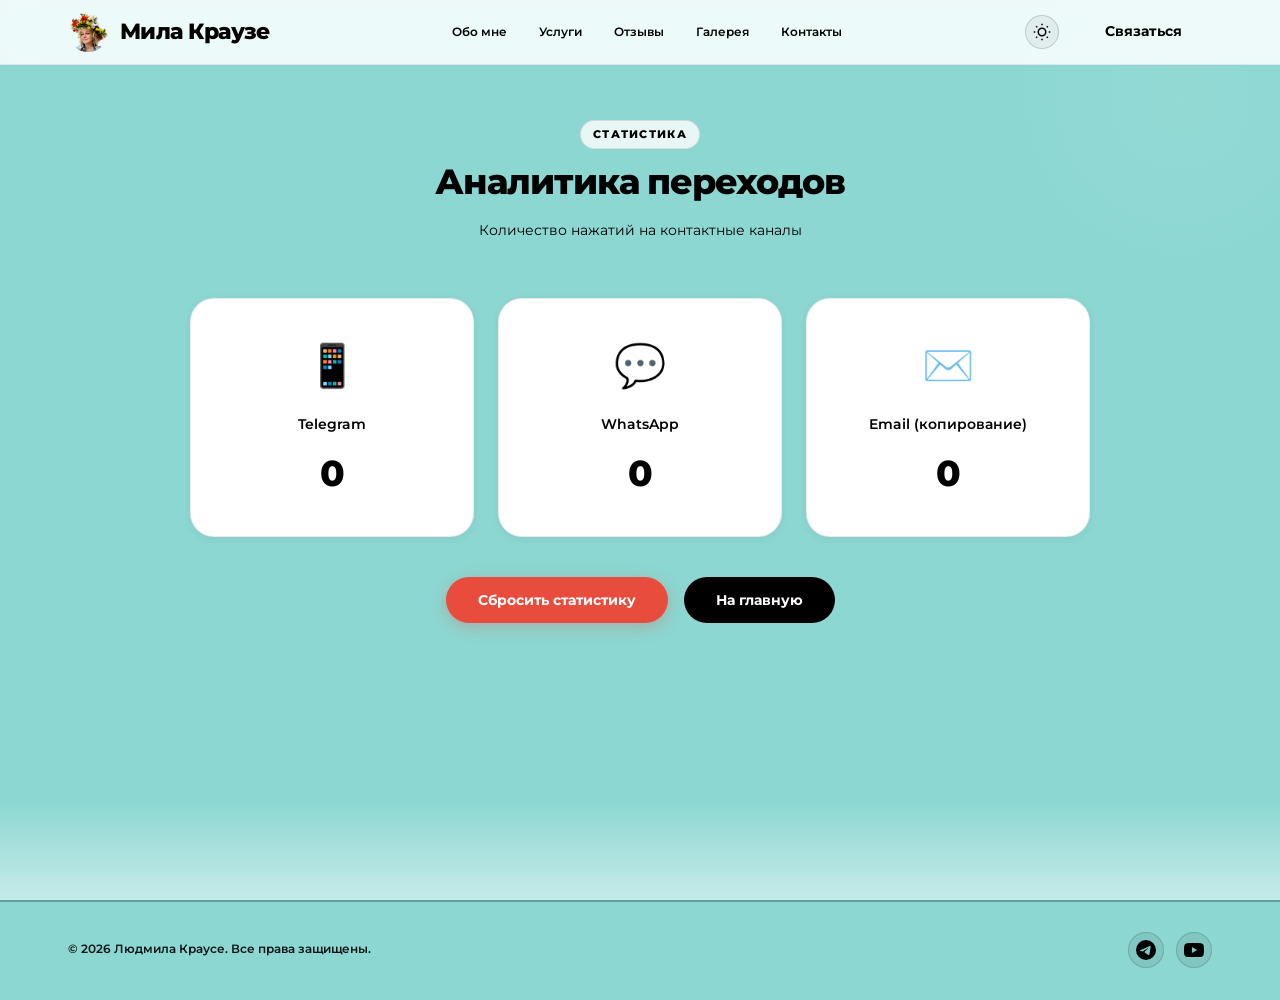
<file: admin.html>
<!DOCTYPE html>
<html lang="ru">
<head>
    <meta charset="UTF-8">
    <meta name="viewport" content="width=device-width, initial-scale=1.0">
    <title>Админ-панель — Статистика</title>
    <link rel="preconnect" href="https://fonts.googleapis.com">
    <link rel="preconnect" href="https://fonts.gstatic.com" crossorigin>
    <link href="https://fonts.googleapis.com/css2?family=Montserrat:wght@300;400;500;600;700;800&display=swap" rel="stylesheet">
    <link rel="stylesheet" href="styles.css">
    <style>
        .admin-section {
            padding: 120px 0 80px;
            min-height: 100vh;
            background: transparent;
            position: relative;
        }
        .admin-blob {
            position: absolute;
            top: -100px;
            right: -100px;
            width: 400px;
            height: 400px;
            background: radial-gradient(circle, rgba(255,255,255,0.15) 0%, transparent 70%);
            pointer-events: none;
            opacity: 0.4;
        }
        .admin-grid {
            display: grid;
            grid-template-columns: repeat(3, 1fr);
            gap: 24px;
            max-width: 900px;
            margin: 40px auto 0;
            position: relative;
            z-index: 1;
        }
        .admin-card {
            background: var(--bg-surface);
            border: 1px solid rgba(0,0,0,0.08);
            border-radius: var(--r-lg);
            padding: 32px 24px;
            text-align: center;
            box-shadow: var(--shadow-sm);
            transition: var(--t-slow);
        }
        .admin-card:hover {
            transform: translateY(-6px);
            box-shadow: var(--shadow-lg);
            border-color: rgba(0,0,0,0.15);
        }
        .admin-card .emoji {
            font-size: 2.8rem;
            display: block;
            margin-bottom: 12px;
        }
        .admin-card .label {
            font-size: 0.95rem;
            font-weight: 600;
            color: var(--black);
            margin-bottom: 8px;
        }
        .admin-card .count {
            font-size: 2.4rem;
            font-weight: 800;
            color: var(--black);
            letter-spacing: -0.02em;
        }
        .admin-actions {
            display: flex;
            justify-content: center;
            gap: 16px;
            margin-top: 40px;
            flex-wrap: wrap;
        }
        .btn-reset {
            background: #e74c3c;
            color: #fff;
            border: none;
            padding: 12px 32px;
            border-radius: var(--r-full);
            font-family: 'Montserrat', sans-serif;
            font-weight: 700;
            font-size: 0.9rem;
            cursor: pointer;
            transition: var(--t);
            box-shadow: 0 4px 16px rgba(231, 76, 60, 0.3);
        }
        .btn-reset:hover {
            transform: translateY(-3px);
            box-shadow: 0 8px 24px rgba(231, 76, 60, 0.4);
        }
        .btn-back {
            background: var(--black);
            color: var(--white);
            border: none;
            padding: 12px 32px;
            border-radius: var(--r-full);
            font-family: 'Montserrat', sans-serif;
            font-weight: 700;
            font-size: 0.9rem;
            cursor: pointer;
            transition: var(--t);
            text-decoration: none;
            display: inline-block;
        }
        .btn-back:hover {
            transform: translateY(-3px);
            box-shadow: 0 8px 24px rgba(0,0,0,0.2);
        }
        body.dark-theme .admin-card {
            background: #4a4a4a;
            border-color: rgba(255,255,255,0.08);
        }
        body.dark-theme .admin-card:hover {
            border-color: rgba(255,255,255,0.2);
        }
        body.dark-theme .admin-card .label,
        body.dark-theme .admin-card .count {
            color: #f0f0f0;
        }
        body.dark-theme .btn-back {
            background: #ffffff;
            color: #3C3C3C;
        }
        body.dark-theme .btn-reset {
            background: #c0392b;
        }

        @media (max-width: 768px) {
            .admin-grid {
                grid-template-columns: 1fr;
                max-width: 400px;
            }
            .admin-section {
                padding: 100px 0 60px;
            }
        }
    </style>
</head>
<body>
    <header class="header" id="header">
        <div class="container header-inner">
            <a href="index.html" class="logo">
                <img src="images/logo.jpg" alt="Logo" class="logo-img" id="logoImg" onerror="this.style.display='none'">
                <span class="logo-text">Мила Краузе</span>
            </a>
            <nav class="nav" id="nav">
                <a href="index.html#about">Обо мне</a>
                <a href="index.html#services">Услуги</a>
                <a href="index.html#reviews">Отзывы</a>
                <a href="index.html#gallery">Галерея</a>
                <a href="index.html#contact">Контакты</a>
            </nav>
            <div class="header-right">
                <button type="button" class="theme-toggle" id="themeToggle" aria-label="Toggle theme">
                    <svg class="sun-icon" width="18" height="18" viewBox="0 0 24 24" fill="none" stroke="currentColor" stroke-width="2"><circle cx="12" cy="12" r="5"/><path d="M12 1v2M12 21v2M4.22 4.22l1.42 1.42M18.36 18.36l1.42 1.42M1 12h2M21 12h2M4.22 19.78l1.42-1.42M18.36 5.64l1.42-1.42"/></svg>
                    <svg class="moon-icon" width="18" height="18" viewBox="0 0 24 24" fill="none" stroke="currentColor" stroke-width="2"><path d="M21 12.79A9 9 0 1 1 11.21 3 7 7 0 0 0 21 12.79z"/></svg>
                </button>
                <a href="index.html#contact" class="btn btn-small btn-header">Связаться</a>
            </div>
        </div>
    </header>

    <section class="admin-section">
        <div class="admin-blob"></div>
        <div class="container">
            <div class="section-header">
                <span class="section-label">Статистика</span>
                <h1 class="section-title">Аналитика переходов</h1>
                <p class="section-subtitle">Количество нажатий на контактные каналы</p>
            </div>

            <div class="admin-grid" id="adminGrid">
                <!-- Карточки будут заполнены через JavaScript -->
            </div>

            <div class="admin-actions">
                <button class="btn-reset" id="resetBtn">Сбросить статистику</button>
                <a href="index.html" class="btn-back">На главную</a>
            </div>
        </div>
    </section>

    <footer class="footer">
        <div class="container">
            <div class="footer-inner">
                <p>© 2026 Людмила Краусе. Все права защищены.</p>
                <div class="footer-socials">
                    <a href="https://t.me/milakrause_neuro" target="_blank" class="footer-social" aria-label="Telegram">
                        <svg width="20" height="20" viewBox="0 0 24 24" fill="currentColor"><path d="M11.944 0A12 12 0 0 0 0 12a12 12 0 0 0 12 12 12 12 0 0 0 12-12A12 12 0 0 0 12 0a12 12 0 0 0-.056 0zm4.962 7.224c.1-.002.321.023.465.14a.506.506 0 0 1 .171.325c.016.093.036.306.02.472-.18 1.898-.962 6.502-1.36 8.627-.168.9-.499 1.201-.82 1.23-.696.065-1.225-.46-1.9-.902-1.056-.693-1.653-1.124-2.678-1.8-1.185-.78-.417-1.21.258-1.91.177-.184 3.247-2.977 3.307-3.23.007-.032.014-.15-.056-.212s-.174-.041-.249-.024c-.106.024-1.793 1.14-5.061 3.345-.48.33-.913.49-1.302.48-.428-.008-1.252-.241-1.865-.44-.752-.245-1.349-.374-1.297-.789.027-.216.325-.437.893-.663 3.498-1.524 5.83-2.529 6.998-3.014 3.332-1.386 4.025-1.627 4.476-1.635z"/></svg>
                    </a>
                    <a href="https://youtube.com/@mila-blogerscha-na-velike?si=p_dONf7LQTGXQcqg" target="_blank" class="footer-social" aria-label="YouTube">
                        <svg width="20" height="20" viewBox="0 0 24 24" fill="currentColor"><path d="M23.498 6.186a3.016 3.016 0 0 0-2.122-2.136C19.505 3.545 12 3.545 12 3.545s-7.505 0-9.377.505A3.017 3.017 0 0 0 .502 6.186C0 8.07 0 12 0 12s0 3.93.502 5.814a3.016 3.016 0 0 0 2.122 2.136c1.871.505 9.376.505 9.376.505s7.505 0 9.377-.505a3.015 3.015 0 0 0 2.122-2.136C24 15.93 24 12 24 12s0-3.93-.502-5.814zM9.545 15.568V8.432L15.818 12l-6.273 3.568z"/></svg>
                    </a>
                </div>
            </div>
        </div>
    </footer>

    <script>
        function getCounters() {
            return {
                tg_click: parseInt(localStorage.getItem('tg_click') || '0'),
                wa_click: parseInt(localStorage.getItem('wa_click') || '0'),
                email_copy: parseInt(localStorage.getItem('email_copy') || '0')
            };
        }

        function resetCounters() {
            localStorage.removeItem('tg_click');
            localStorage.removeItem('wa_click');
            localStorage.removeItem('email_copy');
            renderStats();
        }

        function renderStats() {
            const grid = document.getElementById('adminGrid');
            const counters = getCounters();
            grid.innerHTML = `
                <div class="admin-card">
                    <span class="emoji">📱</span>
                    <div class="label">Telegram</div>
                    <div class="count">${counters.tg_click}</div>
                </div>
                <div class="admin-card">
                    <span class="emoji">💬</span>
                    <div class="label">WhatsApp</div>
                    <div class="count">${counters.wa_click}</div>
                </div>
                <div class="admin-card">
                    <span class="emoji">✉️</span>
                    <div class="label">Email (копирование)</div>
                    <div class="count">${counters.email_copy}</div>
                </div>
            `;
        }

        document.addEventListener('DOMContentLoaded', function() {
            const savedTheme = localStorage.getItem('theme');
            if (savedTheme === 'dark') document.body.classList.add('dark-theme');

            document.getElementById('themeToggle').addEventListener('click', function() {
                document.body.classList.toggle('dark-theme');
                localStorage.setItem('theme', document.body.classList.contains('dark-theme') ? 'dark' : 'light');
            });

            renderStats();

            document.getElementById('resetBtn').addEventListener('click', function() {
                if (confirm('Вы уверены, что хотите сбросить всю статистику?')) {
                    resetCounters();
                }
            });
        });
    </script>
</body>
</html>
</file>
<file: styles.css>
/* ============================================
   Людмила Краусе — Художник, преподаватель
   Montserrat | Бирюзовый + цвета | RU/DE | Тёмная тема
   МИНИМАЛИСТИЧНЫЙ СТИЛЬ – ВСЕ ТЕКСТЫ ЧЁРНЫЕ
   ГРАДИЕНТ СЛЕВА СВЕРХУ ВНИЗ
   ============================================ */

*, *::before, *::after { margin: 0; padding: 0; box-sizing: border-box; }

:root {
    --teal-50: #f0fdfa; --teal-100: #ccfbf1; --teal-200: #99f6e4;
    --teal-300: #5eead4; --teal-400: #2dd4bf; --teal-500: #14b8a6;
    --teal-600: #0d9488; --teal-700: #0f766e; --teal-800: #115e59; --teal-900: #134e4a;
    --coral: #f97066; --coral-light: #fff1ef; --coral-bg: #fef3f2;
    --purple: #a78bfa; --purple-light: #f5f3ff; --purple-bg: #ede9fe;
    --rose: #fb7185; --rose-light: #fff1f2; --rose-bg: #ffe4e6;
    --gold: #f59e0b; --gold-light: #fffbeb; --gold-bg: #fef3c7;
    --blue: #60a5fa; --blue-light: #eff6ff; --blue-bg: #dbeafe;
    --emerald: #34d399; --emerald-light: #ecfdf5; --emerald-bg: #d1fae5;
    --indigo: #818cf8; --indigo-light: #eef2ff; --indigo-bg: #e0e7ff;
    --amber: #fbbf24; --amber-light: #fffbeb; --amber-bg: #fef3c7;
    --slate-50: #f8fafc; --slate-100: #f1f5f9; --slate-200: #e2e8f0;
    --slate-300: #cbd5e1; --slate-400: #94a3b8; --slate-500: #64748b;
    --slate-600: #475569; --slate-700: #334155; --slate-800: #1e293b; --slate-900: #0f172a;
    --white: #ffffff; --black: #000000;
    --dark-bg: #0a0a0f; --dark-surface: #13131f; --dark-surface-2: #1a1a2e;
    --dark-border: #2a2a3e; --dark-text: #e2e8f0; --dark-text-dim: #94a3b8;
    --gradient-teal: linear-gradient(135deg, var(--teal-500) 0%, var(--teal-700) 100%);
    --gradient-coral: linear-gradient(135deg, var(--coral) 0%, var(--rose) 100%);
    --gradient-purple: linear-gradient(135deg, var(--purple) 0%, var(--indigo) 100%);
    --gradient-gold: linear-gradient(135deg, var(--gold) 0%, var(--amber) 100%);
    --gradient-blue: linear-gradient(135deg, var(--blue) 0%, var(--teal-400) 100%);
    --gradient-footer: linear-gradient(135deg, var(--teal-700) 0%, var(--teal-800) 50%, var(--teal-900) 100%);
    --gradient-rainbow: linear-gradient(135deg, var(--teal-400), var(--blue), var(--purple), var(--coral));
    --shadow-xs: 0 1px 2px rgba(0,0,0,0.04);
    --shadow-sm: 0 2px 8px rgba(0,0,0,0.06);
    --shadow-md: 0 4px 20px rgba(0,0,0,0.08);
    --shadow-lg: 0 12px 40px rgba(0,0,0,0.12);
    --shadow-glow: 0 0 40px rgba(20,184,166,0.15);
    --shadow-glow-sm: 0 0 20px rgba(20,184,166,0.1);
    --shadow-coral: 0 4px 16px rgba(249,112,102,0.25);
    --shadow-purple: 0 4px 16px rgba(167,139,250,0.25);
    --shadow-gold: 0 4px 16px rgba(245,158,11,0.25);
    --shadow-blue: 0 4px 16px rgba(96,165,250,0.25);
    --r-sm: 10px; --r-md: 16px; --r-lg: 24px; --r-xl: 32px; --r-full: 9999px;
    --t: all 0.3s cubic-bezier(0.4, 0, 0.2, 1);
    --t-slow: all 0.5s cubic-bezier(0.4, 0, 0.2, 1);
    --bg-primary: linear-gradient(180deg, #8cd7d2 0%, #8cd7d2 80%, #ffffff 100%);
    --bg-surface: #ffffff;
}

html { font-size: 15px; scroll-behavior: smooth; }

body {
    font-family: 'Montserrat', -apple-system, BlinkMacSystemFont, sans-serif;
    background: var(--bg-primary);
    color: var(--black);
    line-height: 1.65;
    -webkit-font-smoothing: antialiased;
    overflow-x: hidden;
    transition: background 0.4s ease, color 0.4s ease;
    min-height: 100vh;
}

.container { max-width: 1200px; margin: 0 auto; padding: 0 28px; }

.header {
    position: fixed; top: 0; left: 0; right: 0; z-index: 1000;
    background: rgba(255,255,255,0.85);
    backdrop-filter: blur(16px) saturate(1.2);
    -webkit-backdrop-filter: blur(16px) saturate(1.2);
    border-bottom: 1px solid rgba(0,0,0,0.08);
    transition: var(--t);
}
.header.scrolled {
    background: rgba(255,255,255,0.95);
    box-shadow: var(--shadow-sm);
}

.header-inner { display: flex; align-items: center; justify-content: space-between; height: 64px; }

.logo {
    display: flex; align-items: center; gap: 12px;
    font-family: 'Montserrat', sans-serif;
    font-size: 1.45rem; font-weight: 800;
    color: var(--black);
    text-decoration: none;
    letter-spacing: -0.03em; white-space: nowrap;
}
.logo-img {
    width: 40px; height: 40px; border-radius: 50%;
    object-fit: cover; border: none;
    flex-shrink: 0;
}

.nav { display: flex; gap: 32px; }
.nav a {
    font-size: 0.82rem; font-weight: 600;
    color: var(--black);
    text-decoration: none; transition: var(--t); position: relative; padding: 4px 0;
}
.nav a::after {
    content: ''; position: absolute; bottom: 0; left: 0; width: 0; height: 2.5px;
    background: var(--black); border-radius: 2px; transition: var(--t);
}
.nav a:hover { opacity: 0.6; }
.nav a:hover::after { width: 100%; }

.header-right { display: flex; align-items: center; gap: 10px; }

.btn-small {
    display: inline-flex; align-items: center; justify-content: center;
    padding: 2px 6px; font-family: 'Montserrat', sans-serif;
    font-size: 0.5rem; font-weight: 700; border-radius: var(--r-full);
    text-decoration: none; cursor: pointer; transition: var(--t);
    border: 1px solid var(--black);
    background: transparent; color: var(--black);
    box-shadow: none;
    white-space: nowrap;
    margin-left: 6px;
    letter-spacing: 0.02em;
}
.btn-small:hover {
    background: rgba(0,0,0,0.05);
    border-color: var(--black);
    color: var(--black);
}

.theme-toggle {
    display: flex; align-items: center; justify-content: center;
    width: 34px; height: 34px; border-radius: 50%;
    background: rgba(0,0,0,0.05);
    border: 1.5px solid rgba(0,0,0,0.15);
    color: var(--black);
    cursor: pointer; transition: var(--t);
    position: relative; overflow: hidden;
}
.theme-toggle:hover { background: rgba(0,0,0,0.1); border-color: rgba(0,0,0,0.3); transform: rotate(15deg); }
.theme-toggle .sun-icon, .theme-toggle .moon-icon { position: absolute; transition: var(--t); }
.theme-toggle .sun-icon { opacity: 1; transform: scale(1); }
.theme-toggle .moon-icon { opacity: 0; transform: scale(0.5); }
body.dark-theme .theme-toggle .sun-icon { opacity: 0; transform: scale(0.5); }
body.dark-theme .theme-toggle .moon-icon { opacity: 1; transform: scale(1); }

.lang-dropdown { position: relative; }
.lang-switch {
    display: flex; align-items: center; gap: 5px;
    padding: 6px 12px; background: rgba(0,0,0,0.05);
    border: 1.5px solid rgba(0,0,0,0.15);
    border-radius: var(--r-full);
    font-family: 'Montserrat', sans-serif; font-size: 0.72rem; font-weight: 700;
    color: var(--black);
    cursor: pointer; transition: var(--t);
}
.lang-switch:hover { background: rgba(0,0,0,0.1); border-color: rgba(0,0,0,0.3); }
.lang-switch svg { transition: var(--t); }
.lang-switch.open svg { transform: rotate(180deg); }

.lang-menu {
    position: absolute; top: calc(100% + 8px); right: 0;
    background: var(--bg-surface);
    border: 1px solid rgba(0,0,0,0.1);
    border-radius: var(--r-md);
    box-shadow: var(--shadow-lg);
    padding: 6px; min-width: 160px; opacity: 0; visibility: hidden;
    transform: translateY(-8px); transition: var(--t); z-index: 1001;
}
.lang-menu.open { opacity: 1; visibility: visible; transform: translateY(0); }

.lang-option {
    display: flex; align-items: center; gap: 10px; width: 100%;
    padding: 10px 14px; border: none; border-radius: var(--r-sm);
    background: none; font-family: 'Montserrat', sans-serif;
    font-size: 0.85rem; font-weight: 600; color: var(--black);
    cursor: pointer; transition: var(--t); text-align: left;
}
.lang-option:hover { background: rgba(0,0,0,0.05); color: var(--black); }
.lang-option.active { background: rgba(0,0,0,0.08); color: var(--black); }

.menu-toggle {
    display: none; flex-direction: column; gap: 5px;
    background: none; border: none; cursor: pointer; padding: 6px;
}
.menu-toggle span { display: block; width: 22px; height: 2.5px; background: var(--black); border-radius: 2px; transition: var(--t); }

.hero {
    position: relative; padding: 140px 0 100px; overflow: hidden;
    background: transparent;
    min-height: 100vh; display: flex; align-items: center;
}
.hero-gradient {
    position: absolute; top: -20%; right: -10%; width: 700px; height: 700px;
    background: radial-gradient(circle, rgba(20,184,166,0.15) 0%, transparent 65%);
    pointer-events: none;
}
.hero-blob {
    position: absolute; border-radius: 50%; filter: blur(80px); pointer-events: none; opacity: 0.2;
}
.hero-blob-1 { width: 400px; height: 400px; background: var(--purple); top: 10%; left: -5%; }
.hero-blob-2 { width: 300px; height: 300px; background: var(--coral); bottom: 10%; right: 10%; opacity: 0.15; }
.hero-pattern {
    position: absolute; inset: 0; opacity: 0.02;
    background-image: url("data:image/svg+xml,%3Csvg width='60' height='60' viewBox='0 0 60 60' xmlns='http://www.w3.org/2000/svg'%3E%3Cg fill='none' fill-rule='evenodd'%3E%3Cg fill='%230d9488' fill-opacity='1'%3E%3Cpath d='M36 34v-4h-2v4h-4v2h4v4h2v-4h4v-2h-4zm0-30V0h-2v4h-4v2h4v4h2V6h4V4h-4zM6 34v-4H4v4H0v2h4v4h2v-4h4v-2H6zM6 4V0H4v4H0v2h4v4h2V6h4V4H6z'/%3E%3C/g%3E%3C/g%3E%3C/svg%3E");
    pointer-events: none;
}
.hero-content { max-width: 720px; position: relative; z-index: 1; }

.hero-badge {
    display: inline-flex; align-items: center; gap: 8px;
    padding: 8px 18px; background: rgba(255,255,255,0.8);
    border: 1px solid rgba(0,0,0,0.1);
    border-radius: var(--r-full);
    font-size: 0.8rem; font-weight: 700; text-transform: uppercase;
    letter-spacing: 0.08em; color: var(--black);
    margin-bottom: 22px;
    backdrop-filter: blur(8px);
}
.hero-title {
    font-family: 'Montserrat', sans-serif; font-size: clamp(2.2rem, 5vw, 3.6rem);
    font-weight: 800; line-height: 1.1; color: var(--black);
    margin-bottom: 22px; letter-spacing: -0.03em;
}
.hero-text {
    font-size: 1.05rem; color: var(--black);
    line-height: 1.75; margin-bottom: 28px; max-width: 580px; font-weight: 400;
}

.hero-badges { display: flex; flex-wrap: wrap; gap: 10px; margin-bottom: 36px; }

.badge {
    display: inline-flex; align-items: center; gap: 6px;
    padding: 8px 14px; background: var(--bg-surface);
    border: 1px solid rgba(0,0,0,0.1);
    border-radius: var(--r-full);
    font-size: 0.85rem; font-weight: 600; color: var(--black);
    box-shadow: var(--shadow-xs); transition: var(--t);
}
.badge:hover { transform: translateY(-2px); box-shadow: var(--shadow-sm); }
.badge svg { flex-shrink: 0; }

.badge-coral { border-color: rgba(0,0,0,0.1); }
.badge-coral svg { color: var(--black); }
.badge-coral:hover { border-color: var(--black); }

.badge-purple { border-color: rgba(0,0,0,0.1); }
.badge-purple svg { color: var(--black); }
.badge-purple:hover { border-color: var(--black); }

.badge-gold { border-color: rgba(0,0,0,0.1); }
.badge-gold svg { color: var(--black); }
.badge-gold:hover { border-color: var(--black); }

.btn {
    display: inline-flex; align-items: center; justify-content: center;
    padding: 14px 30px; font-family: 'Montserrat', sans-serif;
    font-size: 0.95rem; font-weight: 700; border-radius: var(--r-full);
    text-decoration: none; cursor: pointer; transition: var(--t); border: none; letter-spacing: 0.01em;
}
.btn-primary {
    background: var(--black);
    color: var(--white);
    box-shadow: 0 8px 24px rgba(0,0,0,0.2);
    position: relative; overflow: hidden;
}
.btn-primary::before {
    content: ''; position: absolute; inset: 0;
    background: linear-gradient(135deg, rgba(255,255,255,0.15) 0%, transparent 50%);
    opacity: 0; transition: var(--t);
}
.btn-primary:hover { transform: translateY(-3px); box-shadow: 0 12px 32px rgba(0,0,0,0.3); }
.btn-primary:hover::before { opacity: 1; }

.hero-scroll {
    position: absolute; bottom: 28px; left: 50%; transform: translateX(-50%);
    color: var(--black); animation: bounce 2s infinite; cursor: pointer;
}
@keyframes bounce {
    0%, 20%, 50%, 80%, 100% { transform: translateX(-50%) translateY(0); }
    40% { transform: translateX(-50%) translateY(-10px); }
    60% { transform: translateX(-50%) translateY(-5px); }
}

.section-header { text-align: center; max-width: 640px; margin: 0 auto 56px; }
.section-label {
    display: inline-block; font-size: 0.7rem; font-weight: 800;
    text-transform: uppercase; letter-spacing: 0.12em;
    color: var(--black);
    margin-bottom: 14px; padding: 5px 12px;
    background: rgba(255,255,255,0.8);
    border-radius: var(--r-full);
    border: 1px solid rgba(0,0,0,0.1);
}
.section-title {
    font-family: 'Montserrat', sans-serif; font-size: clamp(1.6rem, 3.5vw, 2.3rem);
    font-weight: 800;
    color: var(--black);
    margin-bottom: 16px;
    letter-spacing: -0.03em; line-height: 1.15;
}
.section-subtitle {
    font-size: 0.95rem;
    color: var(--black);
    line-height: 1.65; font-weight: 400;
}

.services { padding: 100px 0; position: relative; overflow: hidden; background: transparent; }
.services-blob {
    position: absolute; top: -100px; right: -100px; width: 400px; height: 400px;
    background: radial-gradient(circle, rgba(255,255,255,0.2) 0%, transparent 70%);
    pointer-events: none; opacity: 0.6;
}
.services-grid { display: grid; grid-template-columns: repeat(3, 1fr); gap: 24px; }

.service-card {
    position: relative; padding: 28px 24px;
    background: var(--bg-surface);
    border: 1px solid rgba(0,0,0,0.08);
    border-radius: var(--r-lg);
    transition: var(--t-slow);
    overflow: hidden;
    box-shadow: var(--shadow-sm);
}
.service-card::before {
    content: ''; position: absolute; top: 0; left: 0; right: 0; height: 3px;
    background: var(--black); transform: scaleX(0); transform-origin: left;
    transition: var(--t-slow);
}
.service-card:hover { transform: translateY(-8px); box-shadow: var(--shadow-lg); border-color: rgba(0,0,0,0.15); }
.service-card:hover::before { transform: scaleX(1); }

.service-tag {
    position: absolute; top: 16px; right: 16px; font-size: 0.65rem; font-weight: 800;
    text-transform: uppercase; letter-spacing: 0.06em; color: var(--black);
    background: rgba(0,0,0,0.05);
    padding: 5px 12px; border-radius: var(--r-full); border: 1px solid rgba(0,0,0,0.08);
}
.service-icon {
    width: 48px; height: 48px; display: flex; align-items: center; justify-content: center;
    border-radius: var(--r-md); color: var(--white); margin-bottom: 24px;
    box-shadow: 0 4px 16px rgba(0,0,0,0.1);
}
.service-icon-coral { background: var(--black); }
.service-icon-purple { background: var(--black); }
.service-icon-rose { background: var(--black); }
.service-icon-blue { background: var(--black); }
.service-icon-gold { background: var(--black); }
.service-icon-teal { background: var(--black); }

.service-card h3 { font-family: 'Montserrat', sans-serif; font-size: 1.05rem; font-weight: 700; margin-bottom: 10px; color: var(--black); }
.service-card p { font-size: 0.85rem; color: var(--black); line-height: 1.6; font-weight: 400; }

.about { padding: 100px 0; position: relative; overflow: hidden; background: transparent; }
.about-blob {
    position: absolute; bottom: -100px; left: -100px; width: 400px; height: 400px;
    background: radial-gradient(circle, rgba(255,255,255,0.2) 0%, transparent 70%);
    pointer-events: none; opacity: 0.5;
}
.about-grid { display: grid; grid-template-columns: 1fr 1.3fr; gap: 60px; align-items: center; position: relative; z-index: 1; }

.about-visual { position: relative; }
.about-frame {
    position: relative; border-radius: var(--r-xl); overflow: hidden;
    background: linear-gradient(135deg, var(--teal-100), var(--teal-50), var(--purple-light));
    aspect-ratio: 3/4; display: flex; align-items: center; justify-content: center;
    box-shadow: var(--shadow-lg);
}
.about-frame::after {
    content: ''; position: absolute; inset: 16px; border: 2px solid rgba(0,0,0,0.08);
    border-radius: calc(var(--r-xl) - 10px); pointer-events: none;
}
.about-placeholder { display: flex; flex-direction: column; align-items: center; gap: 10px; color: var(--black); opacity: 0.3; }
.about-placeholder span { font-size: 0.78rem; font-weight: 600; color: var(--black); }

.about-float-card {
    position: absolute; bottom: -16px; right: -16px; background: var(--bg-surface);
    padding: 16px 22px; border-radius: var(--r-lg);
    box-shadow: var(--shadow-lg); text-align: center; border: 1px solid rgba(0,0,0,0.08);
}
.about-float-number {
    display: block; font-family: 'Montserrat', sans-serif; font-size: 1.7rem; font-weight: 800;
    color: var(--black);
    margin-bottom: 4px; line-height: 1;
}
.about-float-text { font-size: 0.7rem; font-weight: 600; color: var(--black); text-transform: uppercase; letter-spacing: 0.05em; }

.about-content {
    background: var(--bg-surface);
    border-radius: var(--r-lg);
    padding: 28px;
    box-shadow: var(--shadow-md);
}
.about-content .section-title {
    color: var(--black);
    text-align: left;
    margin-bottom: 24px;
}
.about-content .section-label {
    color: var(--black);
    background: rgba(0,0,0,0.05);
    border-color: rgba(0,0,0,0.08);
}
.about-content p { font-size: 0.95rem; color: var(--black); line-height: 1.75; margin-bottom: 14px; font-weight: 400; }
.about-content blockquote {
    font-family: 'Montserrat', sans-serif; font-size: 1.05rem; font-weight: 600; font-style: italic;
    color: var(--black); padding: 24px 28px; background: rgba(0,0,0,0.03);
    border-radius: var(--r-lg); margin: 24px 0; line-height: 1.55;
    border-left: 4px solid var(--black); box-shadow: var(--shadow-sm);
}

.stats { display: grid; grid-template-columns: repeat(2, 1fr); gap: 14px; margin-top: 32px; }
.stat {
    padding: 18px 16px; background: var(--bg-surface);
    border: 1px solid rgba(0,0,0,0.08);
    border-radius: var(--r-md);
    text-align: center; transition: var(--t);
    box-shadow: var(--shadow-xs);
}
.stat:hover { border-color: rgba(0,0,0,0.2); box-shadow: var(--shadow-sm); transform: translateY(-2px); }
.stat-number {
    display: block; font-family: 'Montserrat', sans-serif; font-size: 1.4rem; font-weight: 800;
    color: var(--black);
    margin-bottom: 4px; line-height: 1.2;
}
.stat-label { font-size: 0.72rem; color: var(--black); line-height: 1.4; font-weight: 500; }

.stat-coral:hover { border-color: rgba(0,0,0,0.2); }
.stat-purple:hover { border-color: rgba(0,0,0,0.2); }
.stat-gold:hover { border-color: rgba(0,0,0,0.2); }
.stat-blue:hover { border-color: rgba(0,0,0,0.2); }

.gallery { padding: 100px 0; position: relative; overflow: hidden; background: transparent; }
.gallery-blob {
    position: absolute; top: 50%; left: 50%; transform: translate(-50%, -50%);
    width: 500px; height: 500px;
    background: radial-gradient(circle, rgba(255,255,255,0.15) 0%, transparent 70%);
    pointer-events: none; opacity: 0.4;
}
.gallery-grid { display: grid; grid-template-columns: repeat(4, 1fr); gap: 16px; }
.gallery-item {
    position: relative; border-radius: var(--r-lg); overflow: hidden;
    aspect-ratio: 1; background: var(--bg-surface);
    transition: var(--t-slow); cursor: pointer;
    box-shadow: var(--shadow-sm);
}
.gallery-item-wide { grid-column: span 2; aspect-ratio: 2/1; }
.gallery-item:hover { transform: scale(1.03) translateY(-4px); box-shadow: var(--shadow-lg); }
.gallery-item::after {
    content: ''; position: absolute; inset: 0; background: var(--gradient-rainbow);
    opacity: 0; transition: var(--t); mix-blend-mode: multiply;
}
.gallery-item:hover::after { opacity: 0.08; }

.gallery-placeholder {
    position: absolute; inset: 0; display: flex; flex-direction: column;
    align-items: center; justify-content: center; gap: 6px;
    color: var(--black); opacity: 0.3; transition: var(--t);
}
.gallery-item:hover .gallery-placeholder { opacity: 0.15; }
.gallery-placeholder span { font-size: 0.72rem; font-weight: 600; }

.gallery-tabs-wrap {
    display: flex;
    justify-content: center;
    margin-bottom: 36px;
}
.gallery-tabs {
    display: flex;
    gap: 8px;
    background: rgba(255,255,255,0.5);
    padding: 6px;
    border-radius: var(--r-full);
    border: 1px solid rgba(0,0,0,0.08);
    flex-wrap: wrap;
    justify-content: center;
}
.gallery-tab {
    padding: 10px 24px;
    border: none;
    border-radius: var(--r-full);
    font-family: 'Montserrat', sans-serif;
    font-size: 0.85rem;
    font-weight: 700;
    color: var(--black);
    background: transparent;
    cursor: pointer;
    transition: var(--t);
    white-space: nowrap;
}
.gallery-tab:hover {
    background: rgba(255,255,255,0.7);
    color: var(--black);
}
.gallery-tab.active {
    background: var(--bg-surface);
    color: var(--black);
    box-shadow: 0 2px 12px rgba(0,0,0,0.08);
}

/* ============================================
   ОТЗЫВЫ – 6 КАРТОЧЕК, 2 РЯДА ПО 3, ФИКСИРОВАННЫЙ РАЗМЕР 2:3
   ============================================ */
.reviews { padding: 100px 0; position: relative; overflow: hidden; background: transparent; }
.reviews-blob {
    position: absolute; top: -100px; left: -100px; width: 400px; height: 400px;
    background: radial-gradient(circle, rgba(255,255,255,0.2) 0%, transparent 70%);
    pointer-events: none; opacity: 0.6;
}

.reviews-grid {
    display: grid;
    grid-template-columns: repeat(3, 1fr);
    gap: 24px;
    position: relative;
    z-index: 1;
    max-width: 1000px;
    margin: 0 auto;
}

.review-card {
    background: var(--bg-surface);
    border: 1px solid rgba(0,0,0,0.08);
    border-radius: var(--r-lg);
    overflow: hidden;
    box-shadow: var(--shadow-sm);
    transition: var(--t-slow);
    aspect-ratio: 2 / 3;
    display: flex;
    align-items: center;
    justify-content: center;
    position: relative;
    padding: 0;
}

.review-card img {
    width: 100%;
    height: 100%;
    object-fit: cover;
    display: block;
    border-radius: inherit;
}

.review-card:hover {
    transform: translateY(-6px);
    box-shadow: var(--shadow-lg);
    border-color: rgba(0,0,0,0.15);
}

.review-placeholder {
    display: flex;
    align-items: center;
    justify-content: center;
    width: 100%;
    height: 100%;
    background: rgba(0,0,0,0.05);
    color: var(--black);
    font-weight: 600;
    font-size: 1rem;
    text-align: center;
    padding: 16px;
}
/* ============================================
   КОНЕЦ БЛОКА ОТЗЫВОВ
   ============================================ */

.contact { padding: 100px 0; position: relative; overflow: hidden; background: transparent; }
.contact-blob {
    position: absolute; bottom: -100px; right: -100px; width: 400px; height: 400px;
    background: radial-gradient(circle, rgba(255,255,255,0.2) 0%, transparent 70%);
    pointer-events: none; opacity: 0.5;
}

.contact-video-wrapper {
    max-width: 900px;
    margin: 40px auto 48px;
    text-align: center;
}
.contact-video-wrapper video {
    width: 100%;
    max-width: 100%;
    border-radius: var(--r-lg);
    box-shadow: var(--shadow-md);
    background: var(--bg-surface);
    display: block;
}
.contact-video-label {
    font-size: 0.8rem;
    font-weight: 600;
    color: var(--black);
    margin-top: 12px;
    text-transform: uppercase;
    letter-spacing: 0.05em;
}
body.dark-theme .contact-video-label {
    color: #ffffff;
}
body.dark-theme .contact-video-wrapper video {
    background: #4a4a4a;
}

.contact-grid { display: grid; grid-template-columns: 1fr 1fr; gap: 40px; max-width: 900px; margin: 0 auto; position: relative; z-index: 1; }

.contact-info, .contact-form-wrap {
    background: var(--bg-surface);
    border-radius: var(--r-lg);
    padding: 28px;
    box-shadow: var(--shadow-md);
}
.contact-info h3, .contact-form-wrap h3 {
    font-family: 'Montserrat', sans-serif; font-size: 1.15rem; font-weight: 700;
    margin-bottom: 12px; color: var(--black);
}
.contact-info > p, .contact-form-wrap > p { font-size: 0.95rem; color: var(--black); margin-bottom: 28px; line-height: 1.65; font-weight: 400; }

.contact-links { display: flex; flex-direction: column; gap: 12px; }
.contact-link {
    display: flex; align-items: center; gap: 12px; padding: 14px 18px;
    background: rgba(0,0,0,0.03);
    border: 1.5px solid rgba(0,0,0,0.08);
    border-radius: var(--r-md);
    text-decoration: none; color: var(--black);
    font-weight: 600; font-size: 0.9rem; transition: var(--t); position: relative;
}
.contact-link:hover { border-color: rgba(0,0,0,0.2); background: rgba(0,0,0,0.05); transform: translateX(6px); box-shadow: var(--shadow-sm); }
.contact-link-icon {
    width: 38px; height: 38px; display: flex; align-items: center; justify-content: center;
    border-radius: var(--r-sm); flex-shrink: 0; transition: var(--t);
}
.contact-link:hover .contact-link-icon { transform: scale(1.1); }

.contact-link-tg .contact-link-icon { background: rgba(0,0,0,0.05); color: var(--black); }
.contact-link-tg:hover { border-color: var(--black); }

.contact-link-wa .contact-link-icon { background: rgba(0,0,0,0.05); color: var(--black); }
.contact-link-wa:hover { border-color: var(--black); }

.contact-link-email .contact-link-icon { background: rgba(0,0,0,0.05); color: var(--black); }
.contact-link-email:hover { border-color: var(--black); }

.contact-link-detail {
    margin-left: auto; font-size: 0.7rem; font-weight: 500;
    color: var(--black); opacity: 0.6;
}

.contact-note {
    display: flex; gap: 12px; padding: 16px 18px;
    background: rgba(0,0,0,0.03);
    border-radius: var(--r-md);
    color: var(--black);
    font-size: 0.88rem; line-height: 1.6;
    border: 1px solid rgba(0,0,0,0.08); margin-top: 8px;
}
.contact-note svg { flex-shrink: 0; color: var(--black); margin-top: 2px; opacity: 0.6; }

.footer {
    padding: 32px 0;
    background: #8cd7d2;
    color: var(--black);
    position: relative;
    overflow: hidden;
}
.footer::before {
    content: '';
    position: absolute;
    top: 0;
    left: 0;
    right: 0;
    height: 2px;
    background: #000000;
    opacity: 0.25;
}
.footer-inner {
    display: flex;
    align-items: center;
    justify-content: space-between;
    gap: 24px;
    flex-wrap: wrap;
    position: relative;
    z-index: 1;
}
.footer p {
    font-size: 0.78rem;
    font-weight: 600;
    opacity: 0.9;
    color: var(--black);
}

.footer-socials { display: flex; gap: 12px; }
.footer-social {
    display: flex; align-items: center; justify-content: center;
    width: 36px; height: 36px; border-radius: 50%;
    background: rgba(0,0,0,0.08);
    border: 1px solid rgba(0,0,0,0.15);
    color: var(--black);
    transition: var(--t);
    text-decoration: none;
}
.footer-social:hover {
    background: var(--black);
    border-color: var(--black);
    color: var(--white);
    transform: translateY(-3px) scale(1.1);
    box-shadow: 0 4px 16px rgba(0,0,0,0.15);
}

/* ============================================
   СЕРТИФИКАТЫ — единый размер с видео, zoom при наведении
   ============================================ */
.certificates {
    padding: 100px 0;
    position: relative;
    overflow: hidden;
    background: transparent;
}
.certificates-blob {
    position: absolute;
    top: 50%;
    left: 50%;
    transform: translate(-50%, -50%);
    width: 500px;
    height: 500px;
    background: radial-gradient(circle, rgba(255,255,255,0.15) 0%, transparent 70%);
    pointer-events: none;
    opacity: 0.4;
}
.certificates-grid {
    max-width: 900px;
    margin: 40px auto 48px;
    padding: 0 16px;
}
.certificate-item {
    position: relative;
    overflow: hidden;
    border-radius: var(--r-lg);
    box-shadow: var(--shadow-md);
    transition: box-shadow 0.3s ease, transform 0.3s ease;
    background: var(--bg-surface);
    border: 1px solid rgba(0,0,0,0.08);
    width: 100%;
}
.certificate-item:hover {
    transform: translateY(-6px);
    box-shadow: var(--shadow-lg);
    border-color: rgba(0,0,0,0.15);
}
.certificate-item img {
    width: 100%;
    height: auto;
    display: block;
    border-radius: inherit;
    transition: transform 0.4s cubic-bezier(0.4, 0, 0.2, 1);
}
.certificate-item:hover img {
    transform: scale(1.08);
}

/* Тёмная тема */
body.dark-theme .certificates {
    background: #3C3C3C;
}
body.dark-theme .certificates-blob {
    background: radial-gradient(circle, rgba(255,255,255,0.05) 0%, transparent 70%);
}
body.dark-theme .certificate-item {
    background: #4a4a4a;
    border-color: rgba(255,255,255,0.08);
}
body.dark-theme .certificate-item:hover {
    border-color: rgba(255,255,255,0.2);
}

/* Адаптив для мобильных */
@media (max-width: 768px) {
    .certificates {
        padding: 72px 0;
    }
    .certificates-grid {
        padding: 0 12px;
        margin: 28px auto 36px;
    }
    .certificate-item {
        border-radius: var(--r-md);
    }
}
@media (max-width: 480px) {
    .certificates {
        padding: 60px 0;
    }
    .certificates-grid {
        padding: 0 8px;
        margin: 22px auto 28px;
    }
    .certificate-item {
        border-radius: var(--r-sm);
    }
}

/* ============================================
   ТЁМНАЯ ТЕМА
   ============================================ */
body.dark-theme {
    background: #3C3C3C;
    color: #f0f0f0;
}

body.dark-theme .header {
    background: rgba(60,60,60,0.55);
    border-bottom-color: rgba(255,255,255,0.08);
}
body.dark-theme .header.scrolled {
    background: rgba(60,60,60,0.85);
}
body.dark-theme .nav a { color: rgba(255,255,255,0.7); }
body.dark-theme .nav a:hover { color: #ffffff; }
body.dark-theme .nav a::after { background: #ffffff; }
body.dark-theme .menu-toggle span { background: #ffffff; }
body.dark-theme .logo { color: #ffffff; -webkit-text-fill-color: #ffffff; }

body.dark-theme .hero {
    background: linear-gradient(135deg, #3C3C3C 0%, #2a2a2a 50%, #3C3C3C 100%);
}
body.dark-theme .hero-title { color: #ffffff; }
body.dark-theme .hero-text { color: rgba(255,255,255,0.7); }
body.dark-theme .hero-badge { background: rgba(255,255,255,0.08); border-color: rgba(255,255,255,0.15); color: #ffffff; }
body.dark-theme .hero-blob-1 { background: var(--teal-600); opacity: 0.15; }
body.dark-theme .hero-blob-2 { background: var(--teal-400); opacity: 0.1; }
body.dark-theme .hero-scroll { color: #ffffff; }

body.dark-theme .services {
    background: #3C3C3C;
}
body.dark-theme .services-blob { background: radial-gradient(circle, rgba(255,255,255,0.05) 0%, transparent 70%); }
body.dark-theme .service-card {
    background: linear-gradient(180deg, #4a4a4a 0%, #3C3C3C 100%);
    border-color: rgba(255,255,255,0.08);
}
body.dark-theme .service-card:hover {
    border-color: rgba(255,255,255,0.2);
    box-shadow: 0 12px 40px rgba(0,0,0,0.3);
}
body.dark-theme .service-card::before { background: #ffffff; }
body.dark-theme .service-card h3 { color: #ffffff; }
body.dark-theme .service-card p { color: rgba(255,255,255,0.6); }
body.dark-theme .service-tag { background: rgba(255,255,255,0.08); border-color: rgba(255,255,255,0.12); color: #ffffff; }
body.dark-theme .service-icon { background: #ffffff; color: #3C3C3C; }

body.dark-theme .about {
    background: #323232;
}
body.dark-theme .about-blob { background: radial-gradient(circle, rgba(255,255,255,0.05) 0%, transparent 70%); }
body.dark-theme .about-content {
    background: #4a4a4a;
}
body.dark-theme .about-content p { color: rgba(255,255,255,0.7); }
body.dark-theme .about-content blockquote {
    background: #3C3C3C; color: #ffffff;
    border-left-color: #ffffff;
}
body.dark-theme .about-frame { background: linear-gradient(135deg, #4a4a4a, #3C3C3C); }
body.dark-theme .about-placeholder { color: rgba(255,255,255,0.3); }
body.dark-theme .about-placeholder span { color: rgba(255,255,255,0.4); }
body.dark-theme .about-float-card {
    background: #4a4a4a; border-color: rgba(255,255,255,0.1);
    box-shadow: 0 12px 40px rgba(0,0,0,0.3);
}
body.dark-theme .about-float-number { color: #ffffff; }
body.dark-theme .about-float-text { color: rgba(255,255,255,0.6); }

body.dark-theme .gallery {
    background: #3C3C3C;
}
body.dark-theme .gallery-blob { background: radial-gradient(circle, rgba(255,255,255,0.05) 0%, transparent 70%); }
body.dark-theme .gallery-item { background: linear-gradient(135deg, #4a4a4a, #3C3C3C); }
body.dark-theme .gallery-item::after { background: var(--gradient-rainbow); opacity: 0; }
body.dark-theme .gallery-item:hover::after { opacity: 0.1; }
body.dark-theme .gallery-placeholder { color: rgba(255,255,255,0.3); }

body.dark-theme .reviews { background: #3C3C3C; }
body.dark-theme .reviews-blob { background: radial-gradient(circle, rgba(255,255,255,0.05) 0%, transparent 70%); }

body.dark-theme .review-card {
    background: #4a4a4a;
    border-color: rgba(255,255,255,0.08);
}
body.dark-theme .review-card:hover {
    border-color: rgba(255,255,255,0.2);
}
body.dark-theme .review-placeholder {
    background: rgba(255,255,255,0.05);
    color: #f0f0f0;
}

body.dark-theme .contact {
    background: #323232;
}
body.dark-theme .contact-blob { background: radial-gradient(circle, rgba(255,255,255,0.05) 0%, transparent 70%); }
body.dark-theme .contact-video-label { color: #ffffff; }
body.dark-theme .contact-video-wrapper video { background: #4a4a4a; }
body.dark-theme .contact-info, body.dark-theme .contact-form-wrap {
    background: #4a4a4a; border-color: rgba(255,255,255,0.08);
}
body.dark-theme .contact-info h3, body.dark-theme .contact-form-wrap h3 { color: #ffffff; }
body.dark-theme .contact-info > p, body.dark-theme .contact-form-wrap > p { color: rgba(255,255,255,0.7); }
body.dark-theme .contact-link {
    background: #3C3C3C; border-color: rgba(255,255,255,0.08); color: #f0f0f0;
}
body.dark-theme .contact-link:hover {
    background: #525252; border-color: rgba(255,255,255,0.2);
    transform: translateX(6px);
}
body.dark-theme .contact-note {
    background: rgba(255,255,255,0.05); border-color: rgba(255,255,255,0.08);
    color: rgba(255,255,255,0.7);
}
body.dark-theme .contact-note svg { color: #ffffff; }

body.dark-theme .stat {
    background: #4a4a4a; border-color: rgba(255,255,255,0.08);
}
body.dark-theme .stat:hover { border-color: rgba(255,255,255,0.2); }
body.dark-theme .stat-label { color: rgba(255,255,255,0.6); }
body.dark-theme .stat-number { color: #ffffff; }

body.dark-theme .section-title { color: #ffffff; }
body.dark-theme .section-subtitle { color: rgba(255,255,255,0.7); }
body.dark-theme .section-label { background: rgba(255,255,255,0.08); border-color: rgba(255,255,255,0.12); color: #ffffff; }

body.dark-theme .badge {
    background: #4a4a4a; border-color: rgba(255,255,255,0.08); color: #f0f0f0;
}
body.dark-theme .badge:hover { border-color: rgba(255,255,255,0.2); }
body.dark-theme .badge svg { color: #ffffff; }

body.dark-theme .lang-switch { background: #4a4a4a; border-color: rgba(255,255,255,0.1); color: #f0f0f0; }
body.dark-theme .lang-switch:hover { background: #525252; border-color: rgba(255,255,255,0.2); }
body.dark-theme .lang-menu { background: #4a4a4a; border-color: rgba(255,255,255,0.1); }
body.dark-theme .lang-option { color: #f0f0f0; }
body.dark-theme .lang-option:hover { background: #525252; }
body.dark-theme .lang-option.active { background: rgba(255,255,255,0.1); color: #ffffff; }

body.dark-theme .theme-toggle { background: #4a4a4a; border-color: rgba(255,255,255,0.1); color: #f0f0f0; }
body.dark-theme .theme-toggle:hover { background: #525252; border-color: rgba(255,255,255,0.2); }

body.dark-theme .btn-primary {
    background: #ffffff;
    color: #3C3C3C;
    box-shadow: 0 8px 24px rgba(0,0,0,0.4);
}
body.dark-theme .btn-small.btn-header {
    background: transparent;
    color: #ffffff;
    border-color: rgba(255,255,255,0.3);
}
body.dark-theme .btn-small.btn-header:hover {
    background: rgba(255,255,255,0.1);
    border-color: #ffffff;
    color: #ffffff;
}

body.dark-theme .nav.open {
    background: rgba(60,60,60,0.97);
    border-bottom-color: rgba(255,255,255,0.1);
}
body.dark-theme .nav a { border-bottom-color: rgba(255,255,255,0.05); }

body.dark-theme .footer {
    background: linear-gradient(135deg, #2a2a2a 0%, #3C3C3C 50%, #2a2a2a 100%);
    color: #f0f0f0;
}
body.dark-theme .footer::before {
    background: #000000;
    opacity: 0.5;
}
body.dark-theme .footer p {
    color: rgba(255,255,255,0.8);
}
body.dark-theme .footer-social {
    background: rgba(255,255,255,0.1);
    border-color: rgba(255,255,255,0.2);
    color: #ffffff;
}
body.dark-theme .footer-social:hover {
    background: #ffffff;
    border-color: #ffffff;
    color: #3C3C3C;
}

body.dark-theme .certificates {
    background: #3C3C3C;
}
body.dark-theme .certificates-blob {
    background: radial-gradient(circle, rgba(255,255,255,0.05) 0%, transparent 70%);
}
body.dark-theme .certificate-item {
    background: #4a4a4a;
    border-color: rgba(255,255,255,0.08);
}
body.dark-theme .certificate-item:hover {
    border-color: rgba(255,255,255,0.2);
}

.contact-link-email { position: relative; }
.copy-tooltip {
    position: absolute;
    top: 50%;
    right: 16px;
    transform: translateY(-50%) scale(0.8);
    background: var(--black);
    color: #fff;
    font-size: 0.7rem;
    font-weight: 700;
    padding: 4px 10px;
    border-radius: 6px;
    opacity: 0;
    pointer-events: none;
    transition: all 0.25s ease;
    white-space: nowrap;
}
.copy-tooltip.show {
    opacity: 1;
    transform: translateY(-50%) scale(1);
}
body.dark-theme .copy-tooltip {
    background: #ffffff;
    color: #3C3C3C;
}

.gallery-more-wrap {
    display: flex;
    justify-content: center;
    margin-top: 32px;
}
.gallery-more-btn {
    padding: 14px 36px;
    font-size: 0.95rem;
    font-weight: 700;
    text-decoration: none;
}
.gallery-more-btn::after {
    content: ' →';
    transition: var(--t);
}
.gallery-more-btn:hover::after {
    margin-left: 4px;
}
body.dark-theme .gallery-more-btn {
    background: #ffffff;
    color: #3C3C3C;
    box-shadow: 0 8px 24px rgba(0,0,0,0.3);
}

.moreworks-section {
    padding: 120px 0 60px;
    background: transparent;
    position: relative;
    overflow: hidden;
    min-height: 100vh;
}
.moreworks-blob {
    position: absolute;
    top: -100px;
    right: -100px;
    width: 400px;
    height: 400px;
    background: radial-gradient(circle, rgba(255,255,255,0.15) 0%, transparent 70%);
    pointer-events: none;
    opacity: 0.4;
}
.moreworks-grid {
    display: grid;
    grid-template-columns: repeat(auto-fill, minmax(240px, 1fr));
    gap: 18px;
}
.moreworks-item {
    border-radius: var(--r-lg);
    overflow: hidden;
    background: var(--bg-surface);
    border: 1px solid rgba(0,0,0,0.08);
    transition: var(--t);
    position: relative;
    box-shadow: var(--shadow-sm);
}
.moreworks-item:hover {
    transform: translateY(-6px);
    box-shadow: var(--shadow-lg);
    border-color: rgba(0,0,0,0.15);
}
.moreworks-item img {
    width: 100%;
    aspect-ratio: 1;
    object-fit: cover;
    display: block;
}
.moreworks-caption {
    padding: 10px 14px;
    display: flex;
    align-items: center;
    gap: 12px;
    background: var(--bg-surface);
}
.moreworks-num {
    font-size: 0.65rem;
    font-weight: 700;
    color: var(--black);
    background: rgba(0,0,0,0.05);
    padding: 2px 10px;
    border-radius: var(--r-full);
}
.moreworks-name {
    font-size: 0.8rem;
    font-weight: 600;
    color: var(--black);
}
.moreworks-empty {
    text-align: center;
    padding: 80px 20px;
    display: none;
    flex-direction: column;
    align-items: center;
    gap: 20px;
}
.moreworks-empty.show {
    display: flex;
}
.moreworks-empty svg {
    color: rgba(0,0,0,0.2);
}
.moreworks-empty p {
    font-size: 1.1rem;
    font-weight: 600;
    color: rgba(0,0,0,0.3);
}

body.dark-theme .moreworks-section {
    background: #3C3C3C;
}
body.dark-theme .moreworks-blob {
    background: radial-gradient(circle, rgba(255,255,255,0.05) 0%, transparent 70%);
}
body.dark-theme .moreworks-item {
    background: #4a4a4a;
    border-color: rgba(255,255,255,0.08);
}
body.dark-theme .moreworks-item:hover {
    border-color: rgba(255,255,255,0.2);
}
body.dark-theme .moreworks-caption {
    background: #4a4a4a;
}
body.dark-theme .moreworks-name {
    color: #f0f0f0;
}
body.dark-theme .moreworks-num {
    background: rgba(255,255,255,0.08);
    color: #ffffff;
}
body.dark-theme .moreworks-empty p {
    color: rgba(255,255,255,0.3);
}
body.dark-theme .moreworks-empty svg {
    color: rgba(255,255,255,0.2);
}

/* ============================================
   АДАПТИВ — ПЛАНШЕТ (max-width: 1024px)
   ============================================ */
@media (max-width: 1024px) {
    .services-grid { grid-template-columns: repeat(2, 1fr); }
    .about-grid { gap: 48px; }
    .gallery-grid { grid-template-columns: repeat(2, 1fr); }
    .gallery-item-wide { grid-column: span 2; aspect-ratio: 2/1; }
    .reviews-grid { grid-template-columns: repeat(2, 1fr); }
}

/* ============================================
   АДАПТИВ — МОБИЛЬНЫЙ (max-width: 768px)
   ============================================ */
@media (max-width: 768px) {
    html { font-size: 14px; }
    .container { padding: 0 22px; }

    .header-inner { height: 56px; }
    .logo { font-size: 1.25rem; gap: 10px; }
    .logo-img { width: 36px; height: 36px; }
    .btn-small { display: none; }

    .nav {
        position: fixed; top: 56px; left: 0; right: 0;
        background: rgba(255,255,255,0.98);
        backdrop-filter: blur(24px) saturate(1.4);
        flex-direction: column; padding: 20px 28px 28px; gap: 0;
        border-bottom: 1px solid rgba(0,0,0,0.06);
        transform: translateY(-130%);
        opacity: 0;
        pointer-events: none;
        transition: all 0.45s cubic-bezier(0.4, 0, 0.2, 1);
        box-shadow: 0 20px 60px rgba(0,0,0,0.12);
    }
    .nav.open {
        transform: translateY(0);
        opacity: 1;
        pointer-events: all;
    }
    .nav a {
        padding: 14px 0;
        font-size: 0.95rem;
        font-weight: 600;
        letter-spacing: 0.02em;
        border-bottom: 1px solid rgba(0,0,0,0.04);
        color: var(--black);
        opacity: 0.85;
        transition: all 0.3s ease;
    }
    .nav a:hover { opacity: 1; padding-left: 8px; }
    .nav a::after { display: none; }

    .menu-toggle {
        display: flex;
        width: 40px;
        height: 40px;
        align-items: center;
        justify-content: center;
        gap: 5px;
    }
    .menu-toggle span {
        width: 20px;
        height: 2px;
        background: var(--black);
        border-radius: 2px;
        transition: all 0.35s cubic-bezier(0.4, 0, 0.2, 1);
    }

    .hero {
        padding: 110px 0 70px;
        min-height: auto;
    }
    .hero-badge {
        font-size: 0.7rem;
        padding: 6px 14px;
        letter-spacing: 0.1em;
        margin-bottom: 18px;
    }
    .hero-title {
        font-size: clamp(1.7rem, 6.5vw, 2.4rem);
        line-height: 1.12;
        letter-spacing: -0.02em;
        margin-bottom: 18px;
    }
    .hero-text {
        font-size: 0.92rem;
        line-height: 1.7;
        margin-bottom: 24px;
        opacity: 0.9;
    }
    .hero-badges {
        flex-direction: row;
        flex-wrap: wrap;
        gap: 8px;
        margin-bottom: 30px;
    }
    .badge {
        padding: 7px 12px;
        font-size: 0.78rem;
        font-weight: 500;
        letter-spacing: 0.01em;
    }
    .btn-primary {
        padding: 13px 28px;
        font-size: 0.88rem;
        letter-spacing: 0.02em;
        width: 100%;
        max-width: 320px;
    }
    .hero-scroll {
        bottom: 20px;
        transform: translateX(-50%) scale(0.9);
    }

    .services, .about, .gallery, .reviews, .contact, .certificates {
        padding: 72px 0;
    }
    .section-header { margin-bottom: 40px; }
    .section-label {
        font-size: 0.65rem;
        padding: 4px 10px;
        letter-spacing: 0.14em;
        margin-bottom: 12px;
    }
    .section-title {
        font-size: clamp(1.45rem, 5vw, 1.9rem);
        line-height: 1.15;
        margin-bottom: 12px;
        letter-spacing: -0.02em;
    }
    .section-subtitle {
        font-size: 0.88rem;
        line-height: 1.65;
        opacity: 0.85;
    }

    .services-grid {
        grid-template-columns: 1fr;
        gap: 14px;
    }
    .service-card {
        padding: 24px 22px;
        border-radius: var(--r-md);
    }
    .service-card::before { height: 2.5px; }
    .service-icon {
        width: 42px;
        height: 42px;
        margin-bottom: 18px;
    }
    .service-icon svg { width: 24px; height: 24px; }
    .service-tag {
        top: 14px;
        right: 14px;
        font-size: 0.6rem;
        padding: 4px 10px;
        letter-spacing: 0.08em;
    }
    .service-card h3 {
        font-size: 1rem;
        margin-bottom: 8px;
        letter-spacing: -0.01em;
    }
    .service-card p {
        font-size: 0.82rem;
        line-height: 1.6;
        opacity: 0.9;
    }

    .about-grid {
        grid-template-columns: 1fr;
        gap: 36px;
    }
    .about-visual {
        max-width: 280px;
        margin: 0 auto;
    }
    .about-frame {
        border-radius: var(--r-lg);
        box-shadow: 0 8px 32px rgba(0,0,0,0.1);
    }
    .about-frame::after { inset: 12px; border-radius: calc(var(--r-lg) - 8px); }
    .about-float-card {
        padding: 12px 18px;
        border-radius: var(--r-md);
        right: -8px;
        bottom: -8px;
        box-shadow: 0 8px 24px rgba(0,0,0,0.12);
    }
    .about-float-number { font-size: 1.5rem; }
    .about-float-text { font-size: 0.65rem; letter-spacing: 0.06em; }

    .about-content {
        padding: 24px;
        border-radius: var(--r-md);
    }
    .about-content .section-title {
        font-size: 1.35rem;
        margin-bottom: 18px;
    }
    .about-content p {
        font-size: 0.88rem;
        line-height: 1.7;
        margin-bottom: 12px;
    }
    .about-content blockquote {
        font-size: 0.95rem;
        padding: 18px 20px;
        margin: 18px 0;
        line-height: 1.5;
        border-left-width: 3px;
        border-radius: var(--r-md);
    }

    .stats {
        grid-template-columns: repeat(2, 1fr);
        gap: 10px;
        margin-top: 24px;
    }
    .stat {
        padding: 14px 10px;
        border-radius: var(--r-sm);
    }
    .stat-number {
        font-size: 1.25rem;
        margin-bottom: 2px;
    }
    .stat-label {
        font-size: 0.68rem;
        line-height: 1.35;
    }

    .gallery-grid {
        grid-template-columns: repeat(2, 1fr);
        gap: 12px;
    }
    .gallery-item {
        border-radius: var(--r-md);
    }
    .gallery-item-wide {
        grid-column: span 2;
        aspect-ratio: 2/1;
    }
    .gallery-tabs-wrap {
        margin-bottom: 28px;
    }
    .gallery-tabs {
        padding: 5px;
        gap: 4px;
        background: rgba(255,255,255,0.6);
    }
    .gallery-tab {
        padding: 8px 16px;
        font-size: 0.78rem;
        letter-spacing: 0.01em;
    }

    .reviews-grid {
        grid-template-columns: repeat(2, 1fr);
        gap: 16px;
    }

    .contact-video-wrapper {
        margin: 28px auto 36px;
        padding: 0 4px;
    }
    .contact-video-wrapper video {
        border-radius: var(--r-md);
    }
    .contact-video-label {
        font-size: 0.72rem;
        margin-top: 10px;
        letter-spacing: 0.08em;
    }
    .contact-grid {
        grid-template-columns: 1fr;
        gap: 24px;
    }
    .contact-info, .contact-form-wrap {
        padding: 24px;
        border-radius: var(--r-md);
    }
    .contact-info h3, .contact-form-wrap h3 {
        font-size: 1.05rem;
        margin-bottom: 10px;
    }
    .contact-info > p, .contact-form-wrap > p {
        font-size: 0.88rem;
        margin-bottom: 22px;
        line-height: 1.65;
    }
    .contact-links { gap: 10px; }
    .contact-link {
        padding: 12px 16px;
        font-size: 0.85rem;
        gap: 10px;
        border-radius: var(--r-sm);
        min-height: 52px;
    }
    .contact-link:hover { transform: translateX(4px); }
    .contact-link-icon {
        width: 34px;
        height: 34px;
    }
    .contact-link-icon svg {
        width: 18px;
        height: 18px;
    }
    .contact-link-detail {
        font-size: 0.65rem;
    }
    .contact-note {
        padding: 14px 16px;
        font-size: 0.82rem;
        line-height: 1.6;
        gap: 10px;
        border-radius: var(--r-sm);
    }
    .contact-note svg {
        width: 16px;
        height: 16px;
        margin-top: 1px;
    }

    .footer {
        padding: 24px 0;
    }
    .footer-inner {
        flex-direction: column;
        text-align: center;
        gap: 16px;
    }
    .footer p {
        font-size: 0.72rem;
        letter-spacing: 0.02em;
    }
    .footer-socials { gap: 10px; }
    .footer-social {
        width: 34px;
        height: 34px;
    }
    .footer-social svg {
        width: 18px;
        height: 18px;
    }

    .moreworks-section {
        padding: 100px 0 48px;
    }
    .moreworks-grid {
        grid-template-columns: repeat(2, 1fr);
        gap: 12px;
    }
    .moreworks-item {
        border-radius: var(--r-md);
    }
    .moreworks-item img {
        aspect-ratio: 1;
    }
    .moreworks-caption {
        padding: 8px 12px;
    }
    .moreworks-num {
        font-size: 0.6rem;
        padding: 2px 8px;
    }
    .moreworks-name {
        font-size: 0.75rem;
    }
    .moreworks-empty {
        padding: 60px 20px;
    }
    .moreworks-empty p {
        font-size: 1rem;
    }

    .admin-section {
        padding: 100px 0 60px;
    }
    .admin-grid {
        grid-template-columns: 1fr;
        max-width: 320px;
        gap: 16px;
        margin-top: 32px;
    }
    .admin-card {
        padding: 24px 20px;
        border-radius: var(--r-md);
    }
    .admin-card .emoji {
        font-size: 2.4rem;
        margin-bottom: 10px;
    }
    .admin-card .label {
        font-size: 0.88rem;
        margin-bottom: 6px;
    }
    .admin-card .count {
        font-size: 2rem;
    }
    .admin-actions {
        margin-top: 32px;
        gap: 12px;
    }
    .btn-reset, .btn-back {
        padding: 11px 28px;
        font-size: 0.85rem;
    }

    .gallery-more-wrap {
        margin-top: 24px;
    }
    .gallery-more-btn {
        padding: 12px 28px;
        font-size: 0.88rem;
        width: 100%;
        max-width: 280px;
    }

    .certificates-grid {
        max-width: 100%;
        padding: 0 12px;
    }
    .certificate-item {
        max-width: 100%;
        border-radius: var(--r-md);
    }

    body.dark-theme .nav {
        background: rgba(50,50,50,0.98);
        border-bottom-color: rgba(255,255,255,0.06);
    }
    body.dark-theme .nav a {
        border-bottom-color: rgba(255,255,255,0.04);
        color: rgba(255,255,255,0.85);
    }
    body.dark-theme .menu-toggle span {
        background: #ffffff;
    }
    body.dark-theme .hero {
        background: linear-gradient(180deg, #3C3C3C 0%, #323232 80%, #2a2a2a 100%);
    }
    body.dark-theme .services,
    body.dark-theme .gallery,
    body.dark-theme .reviews,
    body.dark-theme .moreworks-section,
    body.dark-theme .certificates {
        background: #3C3C3C;
    }
    body.dark-theme .about,
    body.dark-theme .contact {
        background: #323232;
    }
    body.dark-theme .gallery-tabs {
        background: rgba(255,255,255,0.06);
        border-color: rgba(255,255,255,0.06);
    }
    body.dark-theme .gallery-tab:hover {
        background: rgba(255,255,255,0.1);
    }
    body.dark-theme .gallery-tab.active {
        background: #4a4a4a;
        box-shadow: 0 2px 12px rgba(0,0,0,0.2);
    }
    body.dark-theme .contact-video-wrapper video {
        background: #3C3C3C;
    }
}

/* ============================================
   АДАПТИВ — МАЛЕНЬКИЙ ТЕЛЕФОН (max-width: 480px)
   ============================================ */
@media (max-width: 480px) {
    html { font-size: 13px; }
    .container { padding: 0 18px; }

    .header-inner { height: 52px; }
    .logo { font-size: 1.15rem; gap: 8px; }
    .logo-img { width: 32px; height: 32px; }

    .nav {
        top: 52px;
        padding: 16px 22px 24px;
    }
    .nav a {
        padding: 12px 0;
        font-size: 0.9rem;
    }

    .hero {
        padding: 95px 0 55px;
    }
    .hero-badge {
        font-size: 0.65rem;
        padding: 5px 12px;
        letter-spacing: 0.1em;
        margin-bottom: 14px;
    }
    .hero-title {
        font-size: clamp(1.55rem, 7vw, 2rem);
        line-height: 1.1;
        margin-bottom: 14px;
    }
    .hero-text {
        font-size: 0.88rem;
        line-height: 1.65;
        margin-bottom: 20px;
    }
    .hero-badges {
        gap: 6px;
        margin-bottom: 24px;
    }
    .badge {
        padding: 6px 10px;
        font-size: 0.72rem;
    }
    .btn-primary {
        padding: 12px 24px;
        font-size: 0.85rem;
        max-width: 100%;
    }

    .services, .about, .gallery, .reviews, .contact, .certificates {
        padding: 60px 0;
    }
    .section-header { margin-bottom: 32px; }
    .section-label {
        font-size: 0.62rem;
        padding: 3px 8px;
        letter-spacing: 0.12em;
    }
    .section-title {
        font-size: clamp(1.35rem, 5.5vw, 1.7rem);
        margin-bottom: 10px;
    }
    .section-subtitle {
        font-size: 0.85rem;
        line-height: 1.6;
    }

    .services-grid { gap: 12px; }
    .service-card {
        padding: 20px 18px;
    }
    .service-icon {
        width: 38px;
        height: 38px;
        margin-bottom: 14px;
    }
    .service-icon svg { width: 22px; height: 22px; }
    .service-tag {
        top: 12px;
        right: 12px;
        font-size: 0.58rem;
        padding: 3px 8px;
    }
    .service-card h3 {
        font-size: 0.95rem;
        margin-bottom: 6px;
    }
    .service-card p {
        font-size: 0.78rem;
        line-height: 1.55;
    }

    .about-grid { gap: 28px; }
    .about-visual { max-width: 240px; }
    .about-frame {
        border-radius: var(--r-md);
    }
    .about-frame::after { inset: 10px; border-radius: calc(var(--r-md) - 6px); }
    .about-float-card {
        padding: 10px 14px;
        right: -6px;
        bottom: -6px;
    }
    .about-float-number { font-size: 1.3rem; }
    .about-float-text { font-size: 0.6rem; }

    .about-content {
        padding: 20px;
        border-radius: var(--r-sm);
    }
    .about-content .section-title {
        font-size: 1.2rem;
        margin-bottom: 14px;
    }
    .about-content p {
        font-size: 0.85rem;
        line-height: 1.65;
        margin-bottom: 10px;
    }
    .about-content blockquote {
        font-size: 0.88rem;
        padding: 14px 16px;
        margin: 14px 0;
        border-left-width: 3px;
        border-radius: var(--r-sm);
    }

    .stats {
        grid-template-columns: repeat(2, 1fr);
        gap: 8px;
        margin-top: 20px;
    }
    .stat {
        padding: 12px 8px;
        border-radius: 8px;
    }
    .stat-number {
        font-size: 1.15rem;
    }
    .stat-label {
        font-size: 0.65rem;
    }

    .gallery-grid {
        grid-template-columns: 1fr 1fr;
        gap: 10px;
    }
    .gallery-item {
        border-radius: var(--r-sm);
    }
    .gallery-item-wide {
        grid-column: span 2;
        aspect-ratio: 2/1;
    }
    .gallery-tabs-wrap {
        margin-bottom: 24px;
    }
    .gallery-tabs {
        padding: 4px;
        gap: 3px;
    }
    .gallery-tab {
        padding: 7px 14px;
        font-size: 0.75rem;
    }

    .reviews-grid {
        grid-template-columns: 1fr;
        gap: 14px;
    }

    .contact-video-wrapper {
        margin: 22px auto 28px;
    }
    .contact-video-wrapper video {
        border-radius: var(--r-sm);
    }
    .contact-video-label {
        font-size: 0.68rem;
        margin-top: 8px;
    }
    .contact-grid { gap: 18px; }
    .contact-info, .contact-form-wrap {
        padding: 20px;
        border-radius: var(--r-sm);
    }
    .contact-info h3, .contact-form-wrap h3 {
        font-size: 1rem;
        margin-bottom: 8px;
    }
    .contact-info > p, .contact-form-wrap > p {
        font-size: 0.85rem;
        margin-bottom: 18px;
    }
    .contact-links { gap: 8px; }
    .contact-link {
        padding: 10px 14px;
        font-size: 0.82rem;
        gap: 8px;
        min-height: 48px;
    }
    .contact-link-icon {
        width: 30px;
        height: 30px;
    }
    .contact-link-icon svg {
        width: 16px;
        height: 16px;
    }
    .contact-link-detail {
        font-size: 0.62rem;
    }
    .contact-note {
        padding: 12px 14px;
        font-size: 0.78rem;
        line-height: 1.55;
        gap: 8px;
    }
    .contact-note svg {
        width: 14px;
        height: 14px;
    }

    .footer {
        padding: 20px 0;
    }
    .footer-inner {
        gap: 12px;
    }
    .footer p {
        font-size: 0.68rem;
    }
    .footer-social {
        width: 32px;
        height: 32px;
    }
    .footer-social svg {
        width: 16px;
        height: 16px;
    }

    .moreworks-section {
        padding: 90px 0 40px;
    }
    .moreworks-grid {
        grid-template-columns: repeat(2, 1fr);
        gap: 10px;
    }
    .moreworks-item {
        border-radius: var(--r-sm);
    }
    .moreworks-caption {
        padding: 6px 10px;
    }
    .moreworks-num {
        font-size: 0.58rem;
        padding: 2px 6px;
    }
    .moreworks-name {
        font-size: 0.72rem;
    }
    .moreworks-empty {
        padding: 48px 16px;
    }
    .moreworks-empty p {
        font-size: 0.95rem;
    }

    .admin-section {
        padding: 90px 0 48px;
    }
    .admin-grid {
        max-width: 280px;
        gap: 14px;
    }
    .admin-card {
        padding: 22px 18px;
    }
    .admin-card .emoji {
        font-size: 2.2rem;
    }
    .admin-card .label {
        font-size: 0.85rem;
    }
    .admin-card .count {
        font-size: 1.8rem;
    }
    .admin-actions {
        margin-top: 28px;
    }
    .btn-reset, .btn-back {
        padding: 10px 24px;
        font-size: 0.82rem;
    }

    .gallery-more-btn {
        padding: 11px 24px;
        font-size: 0.85rem;
    }

    .certificates-grid {
        padding: 0 8px;
    }
    .certificate-item {
        border-radius: var(--r-sm);
    }
}

/* ============================================
   АДАПТИВ — MOREWORKS (max-width: 640px)
   ============================================ */
@media (max-width: 640px) {
    .moreworks-grid {
        grid-template-columns: repeat(2, 1fr);
        gap: 14px;
    }
    .moreworks-section {
        padding: 120px 0 60px;
    }
}

.gallery-grid, .moreworks-grid {
    transition: opacity 0.25s cubic-bezier(0.4, 0, 0.2, 1), transform 0.25s cubic-bezier(0.4, 0, 0.2, 1);
}
.gallery-grid.switching, .moreworks-grid.switching {
    opacity: 0;
    transform: translateY(12px);
}

.gallery-item img {
    width: 100%;
    height: 100%;
    object-fit: cover;
    display: block;
    border-radius: inherit;
}
.about-frame img {
    width: 100%;
    height: 100%;
    object-fit: cover;
    display: block;
}
.logo-img {
    width: 40px;
    height: 40px;
    border-radius: 50%;
    object-fit: cover;
    border: none;
    flex-shrink: 0;
}
</file>
